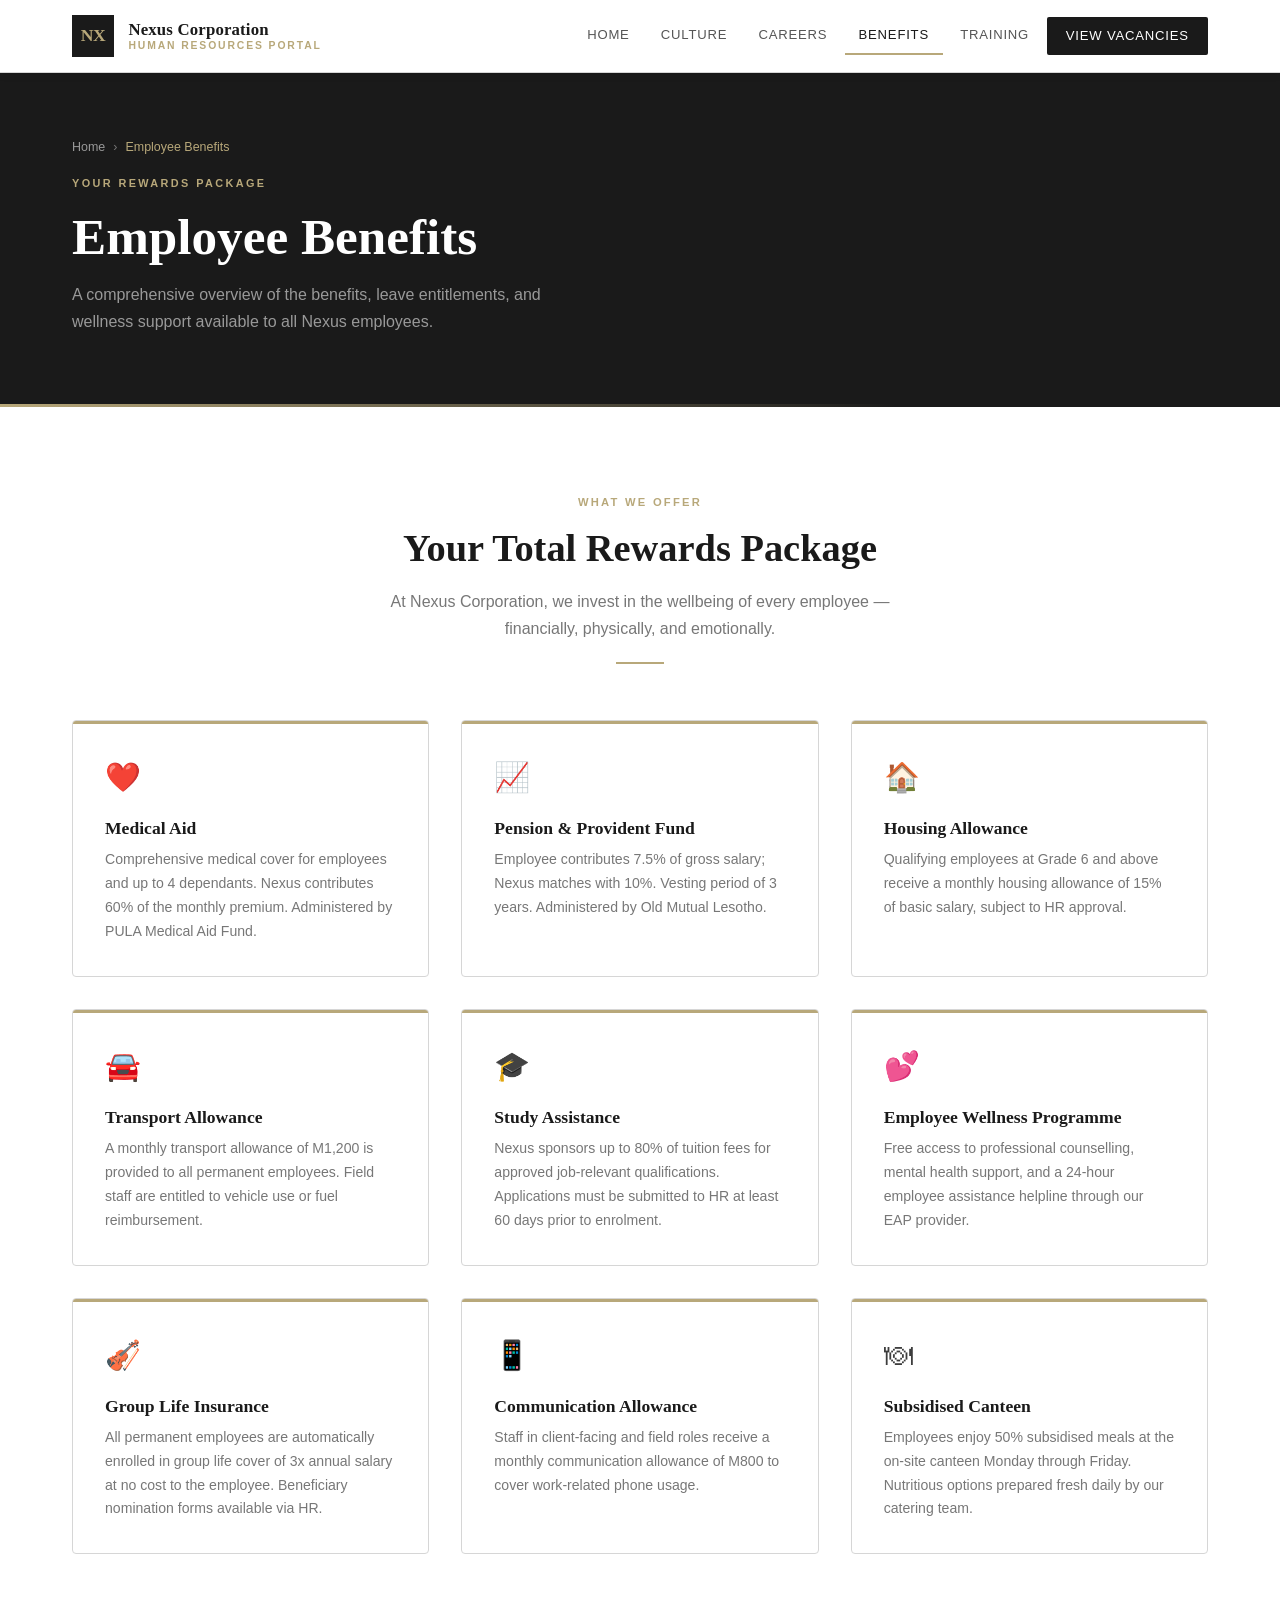
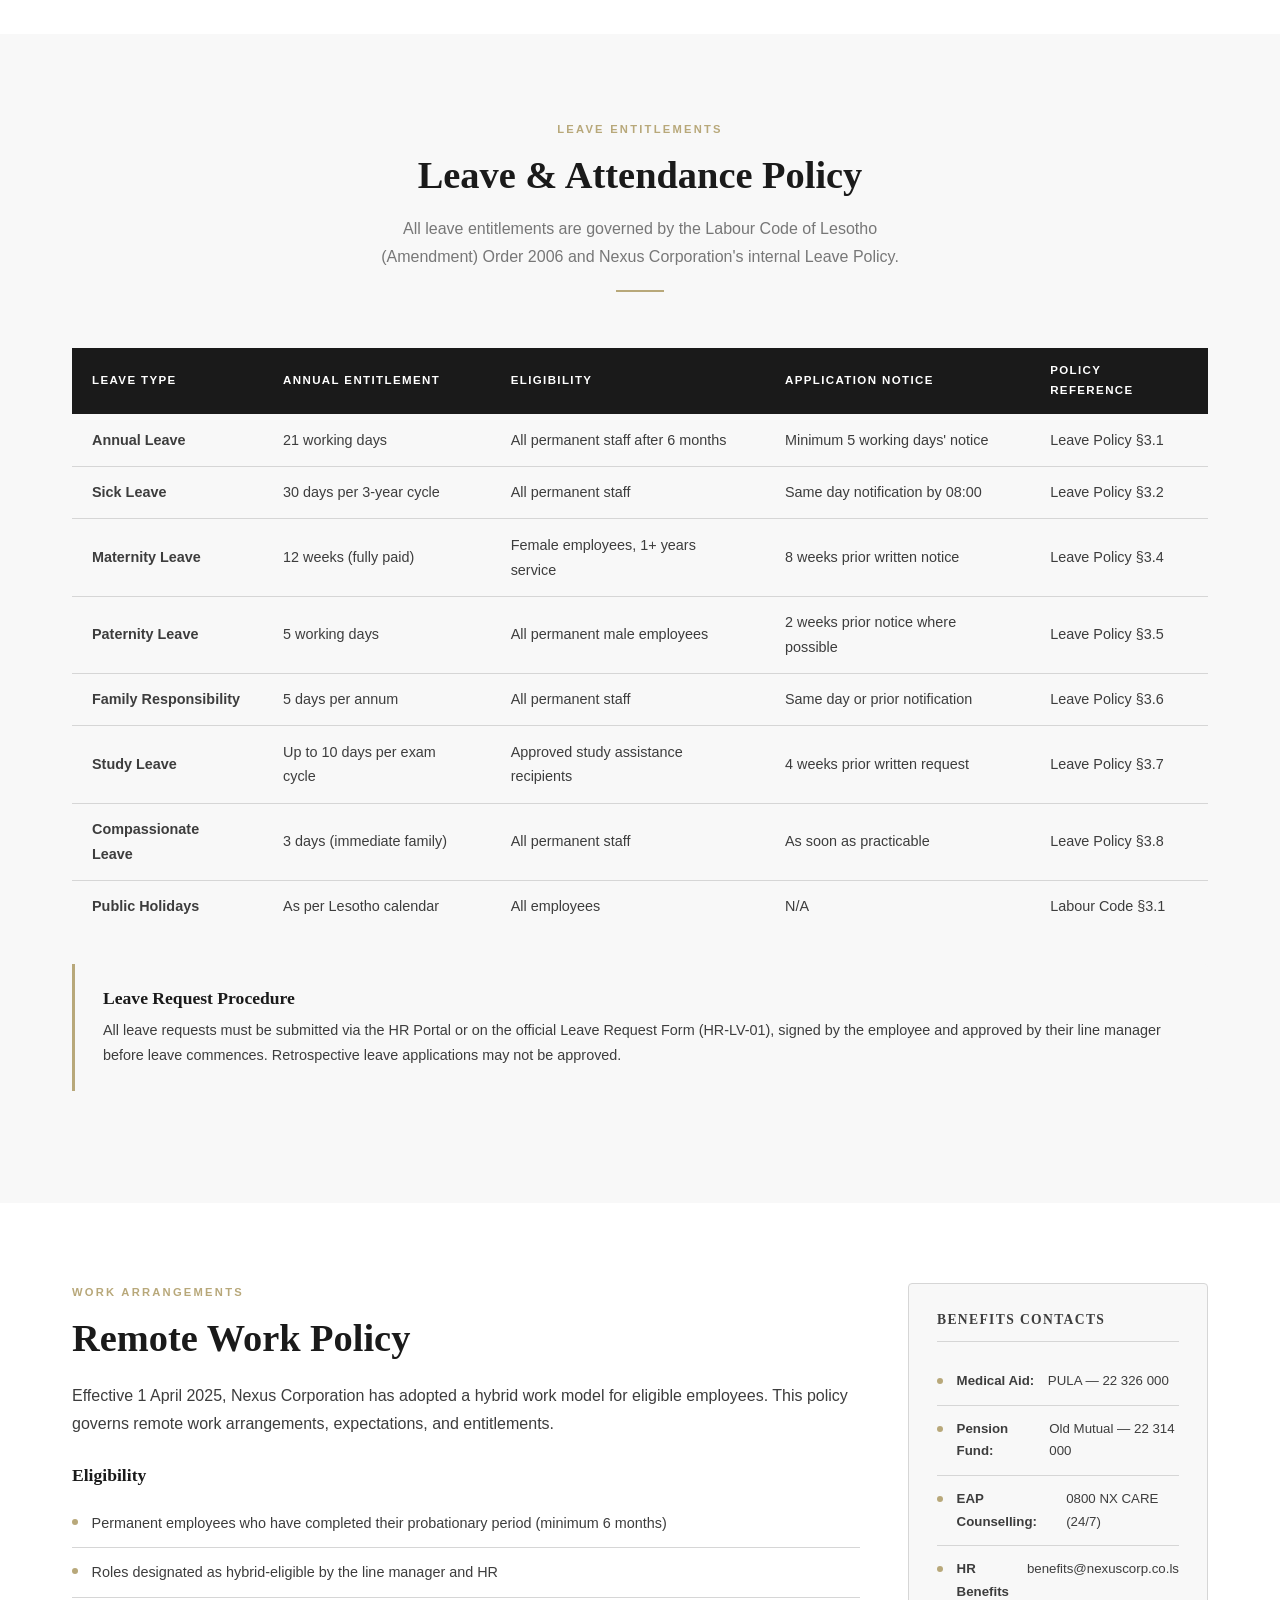
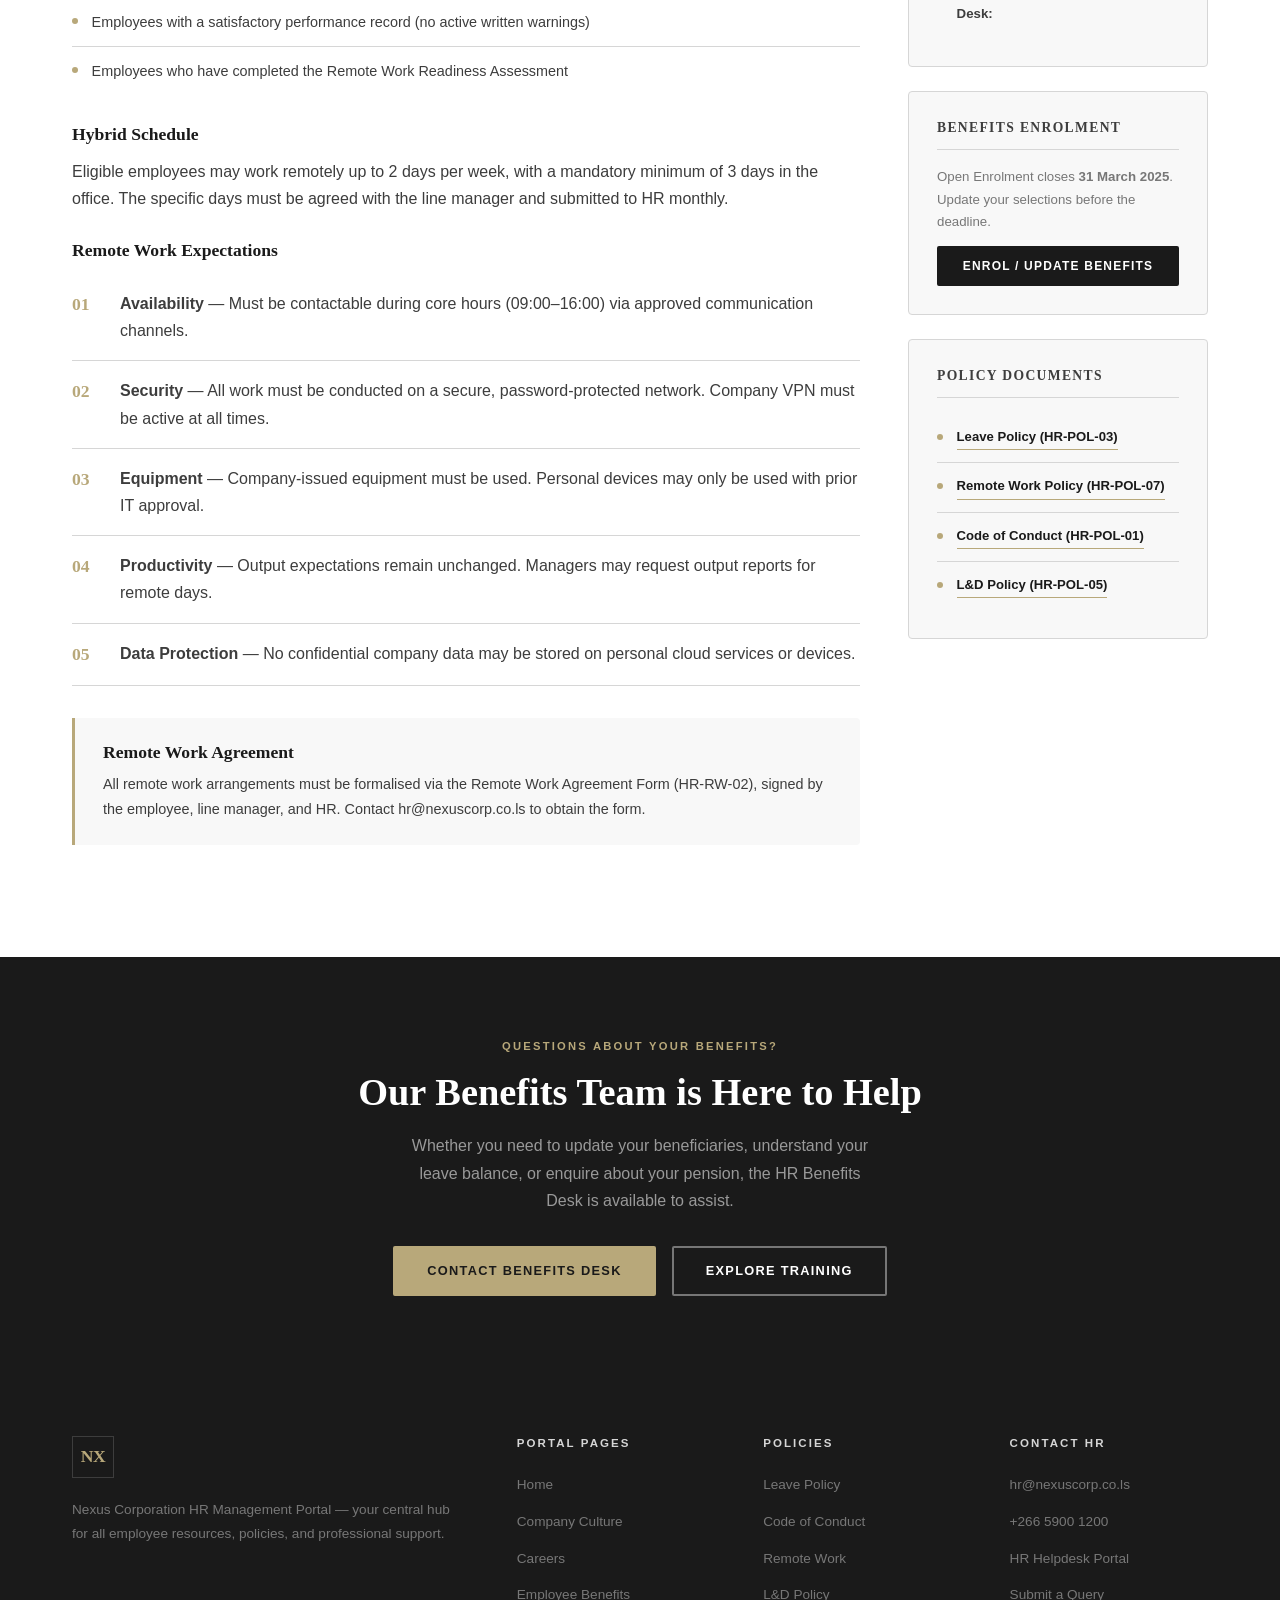
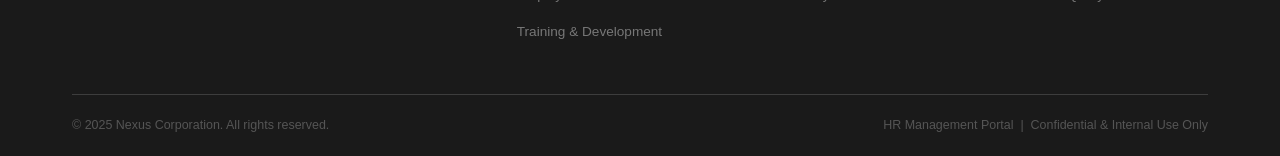
<file: benefits.html>
<!DOCTYPE html>
<html lang="en">
<head>
  <meta charset="UTF-8" />
  <meta name="viewport" content="width=device-width, initial-scale=1.0" />
  <title>Employee Benefits — Nexus HR Management Portal</title>
  <link rel="stylesheet" href="style.css" />
</head>
<body>

  <nav class="navbar">
    <div class="container">
      <a href="index.html" class="logo">
        <div class="logo-mark"><span>NX</span></div>
        <div class="logo-text">
          <span class="company">Nexus Corporation</span>
          <span class="portal">Human Resources Portal</span>
        </div>
      </a>
      <div class="nav-links">
        <a href="index.html">Home</a>
        <a href="culture.html">Culture</a>
        <a href="careers.html">Careers</a>
        <a href="benefits.html" class="active">Benefits</a>
        <a href="training.html">Training</a>
        <a href="careers.html" class="nav-cta">View Vacancies</a>
      </div>
    </div>
  </nav>

  <!-- Page Banner -->
  <div class="page-banner">
    <div class="container">
      <nav class="breadcrumb">
        <a href="index.html">Home</a>
        <span>&#8250;</span>
        <span style="color:var(--gold);">Employee Benefits</span>
      </nav>
      <span class="overline">Your Rewards Package</span>
      <h1>Employee Benefits</h1>
      <p>A comprehensive overview of the benefits, leave entitlements, and wellness support available to all Nexus employees.</p>
    </div>
  </div>

  <!-- Benefits Overview -->
  <section class="section">
    <div class="container">
      <div class="section-header">
        <span class="overline">What We Offer</span>
        <h2>Your Total Rewards Package</h2>
        <p>At Nexus Corporation, we invest in the wellbeing of every employee — financially, physically, and emotionally.</p>
        <div class="divider"></div>
      </div>
      <div class="grid-3">
        <div class="benefit-card">
          <span class="benefit-icon">&#10084;&#65039;</span>
          <h4>Medical Aid</h4>
          <p>Comprehensive medical cover for employees and up to 4 dependants. Nexus contributes 60% of the monthly premium. Administered by PULA Medical Aid Fund.</p>
        </div>
        <div class="benefit-card">
          <span class="benefit-icon">&#128200;</span>
          <h4>Pension &amp; Provident Fund</h4>
          <p>Employee contributes 7.5% of gross salary; Nexus matches with 10%. Vesting period of 3 years. Administered by Old Mutual Lesotho.</p>
        </div>
        <div class="benefit-card">
          <span class="benefit-icon">&#127968;</span>
          <h4>Housing Allowance</h4>
          <p>Qualifying employees at Grade 6 and above receive a monthly housing allowance of 15% of basic salary, subject to HR approval.</p>
        </div>
        <div class="benefit-card">
          <span class="benefit-icon">&#128664;</span>
          <h4>Transport Allowance</h4>
          <p>A monthly transport allowance of M1,200 is provided to all permanent employees. Field staff are entitled to vehicle use or fuel reimbursement.</p>
        </div>
        <div class="benefit-card">
          <span class="benefit-icon">&#127891;</span>
          <h4>Study Assistance</h4>
          <p>Nexus sponsors up to 80% of tuition fees for approved job-relevant qualifications. Applications must be submitted to HR at least 60 days prior to enrolment.</p>
        </div>
        <div class="benefit-card">
          <span class="benefit-icon">&#128149;</span>
          <h4>Employee Wellness Programme</h4>
          <p>Free access to professional counselling, mental health support, and a 24-hour employee assistance helpline through our EAP provider.</p>
        </div>
        <div class="benefit-card">
          <span class="benefit-icon">&#127931;</span>
          <h4>Group Life Insurance</h4>
          <p>All permanent employees are automatically enrolled in group life cover of 3x annual salary at no cost to the employee. Beneficiary nomination forms available via HR.</p>
        </div>
        <div class="benefit-card">
          <span class="benefit-icon">&#128241;</span>
          <h4>Communication Allowance</h4>
          <p>Staff in client-facing and field roles receive a monthly communication allowance of M800 to cover work-related phone usage.</p>
        </div>
        <div class="benefit-card">
          <span class="benefit-icon">&#127869;</span>
          <h4>Subsidised Canteen</h4>
          <p>Employees enjoy 50% subsidised meals at the on-site canteen Monday through Friday. Nutritious options prepared fresh daily by our catering team.</p>
        </div>
      </div>
    </div>
  </section>

  <!-- Leave Policy -->
  <section class="section section--grey" id="leave">
    <div class="container">
      <div class="section-header">
        <span class="overline">Leave Entitlements</span>
        <h2>Leave &amp; Attendance Policy</h2>
        <p>All leave entitlements are governed by the Labour Code of Lesotho (Amendment) Order 2006 and Nexus Corporation's internal Leave Policy.</p>
        <div class="divider"></div>
      </div>
      <div style="overflow-x:auto;">
        <table>
          <thead>
            <tr>
              <th>Leave Type</th>
              <th>Annual Entitlement</th>
              <th>Eligibility</th>
              <th>Application Notice</th>
              <th>Policy Reference</th>
            </tr>
          </thead>
          <tbody>
            <tr>
              <td><strong>Annual Leave</strong></td>
              <td>21 working days</td>
              <td>All permanent staff after 6 months</td>
              <td>Minimum 5 working days' notice</td>
              <td>Leave Policy §3.1</td>
            </tr>
            <tr>
              <td><strong>Sick Leave</strong></td>
              <td>30 days per 3-year cycle</td>
              <td>All permanent staff</td>
              <td>Same day notification by 08:00</td>
              <td>Leave Policy §3.2</td>
            </tr>
            <tr>
              <td><strong>Maternity Leave</strong></td>
              <td>12 weeks (fully paid)</td>
              <td>Female employees, 1+ years service</td>
              <td>8 weeks prior written notice</td>
              <td>Leave Policy §3.4</td>
            </tr>
            <tr>
              <td><strong>Paternity Leave</strong></td>
              <td>5 working days</td>
              <td>All permanent male employees</td>
              <td>2 weeks prior notice where possible</td>
              <td>Leave Policy §3.5</td>
            </tr>
            <tr>
              <td><strong>Family Responsibility</strong></td>
              <td>5 days per annum</td>
              <td>All permanent staff</td>
              <td>Same day or prior notification</td>
              <td>Leave Policy §3.6</td>
            </tr>
            <tr>
              <td><strong>Study Leave</strong></td>
              <td>Up to 10 days per exam cycle</td>
              <td>Approved study assistance recipients</td>
              <td>4 weeks prior written request</td>
              <td>Leave Policy §3.7</td>
            </tr>
            <tr>
              <td><strong>Compassionate Leave</strong></td>
              <td>3 days (immediate family)</td>
              <td>All permanent staff</td>
              <td>As soon as practicable</td>
              <td>Leave Policy §3.8</td>
            </tr>
            <tr>
              <td><strong>Public Holidays</strong></td>
              <td>As per Lesotho calendar</td>
              <td>All employees</td>
              <td>N/A</td>
              <td>Labour Code §3.1</td>
            </tr>
          </tbody>
        </table>
      </div>

      <div class="info-box">
        <h4>Leave Request Procedure</h4>
        <p>All leave requests must be submitted via the HR Portal or on the official Leave Request Form (HR-LV-01), signed by the employee and approved by their line manager before leave commences. Retrospective leave applications may not be approved.</p>
      </div>
    </div>
  </section>

  <!-- Remote Work Policy -->
  <section class="section" id="remote">
    <div class="container">
      <div class="layout-sidebar">
        <div>
          <span class="overline" style="font-size:0.7rem;font-weight:600;letter-spacing:0.2em;text-transform:uppercase;color:var(--gold);display:block;margin-bottom:0.75rem;">Work Arrangements</span>
          <h2 style="margin-bottom:1.25rem;">Remote Work Policy</h2>
          <p>Effective 1 April 2025, Nexus Corporation has adopted a hybrid work model for eligible employees. This policy governs remote work arrangements, expectations, and entitlements.</p>

          <h3 style="font-size:1.1rem;margin:1.75rem 0 0.75rem;">Eligibility</h3>
          <ul class="styled-list" style="margin-bottom:1.5rem;">
            <li>Permanent employees who have completed their probationary period (minimum 6 months)</li>
            <li>Roles designated as hybrid-eligible by the line manager and HR</li>
            <li>Employees with a satisfactory performance record (no active written warnings)</li>
            <li>Employees who have completed the Remote Work Readiness Assessment</li>
          </ul>

          <h3 style="font-size:1.1rem;margin:1.75rem 0 0.75rem;">Hybrid Schedule</h3>
          <p>Eligible employees may work remotely up to 2 days per week, with a mandatory minimum of 3 days in the office. The specific days must be agreed with the line manager and submitted to HR monthly.</p>

          <h3 style="font-size:1.1rem;margin:1.75rem 0 0.75rem;">Remote Work Expectations</h3>
          <ol class="numbered-list">
            <li><div><strong>Availability</strong> — Must be contactable during core hours (09:00–16:00) via approved communication channels.</div></li>
            <li><div><strong>Security</strong> — All work must be conducted on a secure, password-protected network. Company VPN must be active at all times.</div></li>
            <li><div><strong>Equipment</strong> — Company-issued equipment must be used. Personal devices may only be used with prior IT approval.</div></li>
            <li><div><strong>Productivity</strong> — Output expectations remain unchanged. Managers may request output reports for remote days.</div></li>
            <li><div><strong>Data Protection</strong> — No confidential company data may be stored on personal cloud services or devices.</div></li>
          </ol>

          <div class="info-box">
            <h4>Remote Work Agreement</h4>
            <p>All remote work arrangements must be formalised via the Remote Work Agreement Form (HR-RW-02), signed by the employee, line manager, and HR. Contact hr@nexuscorp.co.ls to obtain the form.</p>
          </div>
        </div>

        <div>
          <div class="sidebar-card" style="margin-bottom:1.5rem;">
            <h4>Benefits Contacts</h4>
            <ul class="styled-list">
              <li style="font-size:0.83rem;"><strong>Medical Aid:</strong> PULA — 22 326 000</li>
              <li style="font-size:0.83rem;"><strong>Pension Fund:</strong> Old Mutual — 22 314 000</li>
              <li style="font-size:0.83rem;"><strong>EAP Counselling:</strong> 0800 NX CARE (24/7)</li>
              <li style="font-size:0.83rem;"><strong>HR Benefits Desk:</strong> benefits@nexuscorp.co.ls</li>
            </ul>
          </div>

          <div class="sidebar-card" style="margin-bottom:1.5rem;">
            <h4>Benefits Enrolment</h4>
            <p style="font-size:0.83rem;color:var(--text-muted);margin-bottom:0.75rem;">Open Enrolment closes <strong>31 March 2025</strong>. Update your selections before the deadline.</p>
            <a href="mailto:benefits@nexuscorp.co.ls" class="btn btn-dark btn-sm" style="width:100%;justify-content:center;">Enrol / Update Benefits</a>
          </div>

          <div class="sidebar-card">
            <h4>Policy Documents</h4>
            <ul class="styled-list">
              <li><a href="#leave" class="policy-link" style="font-size:0.82rem;">Leave Policy (HR-POL-03)</a></li>
              <li><a href="#remote" class="policy-link" style="font-size:0.82rem;">Remote Work Policy (HR-POL-07)</a></li>
              <li><a href="culture.html" class="policy-link" style="font-size:0.82rem;">Code of Conduct (HR-POL-01)</a></li>
              <li><a href="training.html" class="policy-link" style="font-size:0.82rem;">L&amp;D Policy (HR-POL-05)</a></li>
            </ul>
          </div>
        </div>
      </div>
    </div>
  </section>

  <!-- CTA -->
  <section class="section section--dark">
    <div class="container" style="text-align:center;">
      <span style="font-size:0.7rem;font-weight:600;letter-spacing:0.2em;text-transform:uppercase;color:var(--gold);display:block;margin-bottom:0.75rem;">Questions About Your Benefits?</span>
      <h2 style="color:var(--white);margin-bottom:1rem;">Our Benefits Team is Here to Help</h2>
      <p style="max-width:480px;margin:0 auto 2rem;color:var(--grey-400);">
        Whether you need to update your beneficiaries, understand your leave balance, or enquire about your pension, the HR Benefits Desk is available to assist.
      </p>
      <div style="display:flex;gap:1rem;justify-content:center;flex-wrap:wrap;">
        <a href="mailto:benefits@nexuscorp.co.ls" class="btn btn-primary">Contact Benefits Desk</a>
        <a href="training.html" class="btn btn-outline">Explore Training</a>
      </div>
    </div>
  </section>

  <!-- Footer -->
  <footer>
    <div class="container">
      <div class="footer-top">
        <div class="footer-brand">
          <div class="logo-mark"><span>NX</span></div>
          <p>Nexus Corporation HR Management Portal — your central hub for all employee resources, policies, and professional support.</p>
        </div>
        <div class="footer-col">
          <h5>Portal Pages</h5>
          <ul>
            <li><a href="index.html">Home</a></li>
            <li><a href="culture.html">Company Culture</a></li>
            <li><a href="careers.html">Careers</a></li>
            <li><a href="benefits.html">Employee Benefits</a></li>
            <li><a href="training.html">Training &amp; Development</a></li>
          </ul>
        </div>
        <div class="footer-col">
          <h5>Policies</h5>
          <ul>
            <li><a href="benefits.html">Leave Policy</a></li>
            <li><a href="culture.html">Code of Conduct</a></li>
            <li><a href="benefits.html">Remote Work</a></li>
            <li><a href="training.html">L&amp;D Policy</a></li>
          </ul>
        </div>
        <div class="footer-col">
          <h5>Contact HR</h5>
          <ul>
            <li><a href="mailto:hr@nexuscorp.co.ls">hr@nexuscorp.co.ls</a></li>
            <li><a href="tel:+26659001200">+266 5900 1200</a></li>
            <li><a href="#">HR Helpdesk Portal</a></li>
            <li><a href="#">Submit a Query</a></li>
          </ul>
        </div>
      </div>
      <div class="footer-bottom">
        <span>&copy; 2025 Nexus Corporation. All rights reserved.</span>
        <span>HR Management Portal &nbsp;|&nbsp; Confidential &amp; Internal Use Only</span>
      </div>
    </div>
  </footer>

</body>
</html>
</file>
<file: style.css>
:root {
  --grey-900: #1a1a1a;
  --grey-800: #2c2c2c;
  --grey-700: #3d3d3d;
  --grey-600: #555555;
  --grey-500: #777777;
  --grey-400: #999999;
  --grey-300: #bbbbbb;
  --grey-200: #d6d6d6;
  --grey-100: #f0f0f0;
  --grey-50:  #f8f8f8;

  --accent:        #8a8a8a;
  --accent-light:  #c0c0c0;
  --gold:          #b8a87a;
  --gold-light:    #d4c99e;

  --white: #ffffff;
  --text-dark:  #1a1a1a;
  --text-body:  #3d3d3d;
  --text-muted: #777777;

  --nav-height: 72px;
  --border: 1px solid #d6d6d6;
  --border-dark: 1px solid #3d3d3d;
  --shadow-sm: 0 2px 8px rgba(0,0,0,0.08);
  --shadow-md: 0 4px 20px rgba(0,0,0,0.12);
  --shadow-lg: 0 8px 40px rgba(0,0,0,0.16);

  --radius: 2px;
  --radius-md: 4px;

  --font-display: 'Playfair Display', Georgia, serif;
  --font-body: 'Source Sans 3', 'Segoe UI', sans-serif;

  --transition: 0.25s ease;
}

/* ── Reset & Base ───────────────────────────────────────────── */
*, *::before, *::after { box-sizing: border-box; margin: 0; padding: 0; }

html { scroll-behavior: smooth; font-size: 16px; }

body {
  font-family: var(--font-body);
  color: var(--text-body);
  background: var(--white);
  line-height: 1.7;
  -webkit-font-smoothing: antialiased;
}

img { max-width: 100%; height: auto; display: block; }
a  { color: inherit; text-decoration: none; }
ul, ol { list-style: none; }

/* ── Typography ─────────────────────────────────────────────── */
h1, h2, h3, h4, h5 {
  font-family: var(--font-display);
  color: var(--grey-900);
  line-height: 1.25;
  font-weight: 600;
}
h1 { font-size: clamp(2rem, 4vw, 3.2rem); }
h2 { font-size: clamp(1.6rem, 3vw, 2.4rem); }
h3 { font-size: clamp(1.2rem, 2vw, 1.6rem); }
h4 { font-size: 1.1rem; }

p { margin-bottom: 1rem; color: var(--text-body); }

.lead {
  font-size: 1.15rem;
  color: var(--text-muted);
  font-weight: 300;
  line-height: 1.8;
}

/* ── Layout Utilities ───────────────────────────────────────── */
.container {
  max-width: 1200px;
  margin: 0 auto;
  padding: 0 2rem;
}

.section {
  padding: 80px 0;
}

.section--grey {
  background: var(--grey-50);
}

.section--dark {
  background: var(--grey-900);
  color: var(--white);
}

.section--dark h1,
.section--dark h2,
.section--dark h3,
.section--dark h4 {
  color: var(--white);
}

.section--dark p { color: var(--grey-300); }

.grid-2 { display: grid; grid-template-columns: 1fr 1fr; gap: 3rem; align-items: center; }
.grid-3 { display: grid; grid-template-columns: repeat(3, 1fr); gap: 2rem; }
.grid-4 { display: grid; grid-template-columns: repeat(4, 1fr); gap: 1.5rem; }

.flex { display: flex; }
.flex-center { display: flex; align-items: center; justify-content: center; }
.flex-between { display: flex; align-items: center; justify-content: space-between; }
.flex-col { flex-direction: column; }
.gap-1 { gap: 1rem; }
.gap-2 { gap: 2rem; }

/* ── Section Headers ────────────────────────────────────────── */
.section-header {
  text-align: center;
  margin-bottom: 3.5rem;
}

.section-header .overline {
  display: inline-block;
  font-size: 0.7rem;
  font-weight: 600;
  letter-spacing: 0.2em;
  text-transform: uppercase;
  color: var(--gold);
  margin-bottom: 0.75rem;
}

.section-header h2 { margin-bottom: 1rem; }

.section-header p {
  max-width: 560px;
  margin: 0 auto;
  color: var(--text-muted);
}

.divider {
  width: 48px;
  height: 2px;
  background: var(--gold);
  margin: 1.25rem auto 0;
}

/* ── Navigation ─────────────────────────────────────────────── */
.navbar {
  background: var(--white);
  border-bottom: var(--border);
  position: sticky;
  top: 0;
  z-index: 1000;
  box-shadow: var(--shadow-sm);
}

.navbar .container {
  display: flex;
  align-items: center;
  justify-content: space-between;
  height: var(--nav-height);
}

.logo {
  display: flex;
  align-items: center;
  gap: 0.9rem;
}

.logo-mark {
  width: 42px;
  height: 42px;
  background: var(--grey-900);
  display: flex;
  align-items: center;
  justify-content: center;
  flex-shrink: 0;
}

.logo-mark span {
  font-family: var(--font-display);
  font-size: 1.1rem;
  font-weight: 700;
  color: var(--gold);
  letter-spacing: -0.02em;
}

.logo-text {
  display: flex;
  flex-direction: column;
  line-height: 1.1;
}

.logo-text .company {
  font-family: var(--font-display);
  font-size: 1.05rem;
  font-weight: 700;
  color: var(--grey-900);
  letter-spacing: 0.01em;
}

.logo-text .portal {
  font-size: 0.65rem;
  font-weight: 600;
  letter-spacing: 0.18em;
  text-transform: uppercase;
  color: var(--gold);
}

.nav-links {
  display: flex;
  align-items: center;
  gap: 0.25rem;
}

.nav-links a {
  font-size: 0.82rem;
  font-weight: 500;
  letter-spacing: 0.06em;
  text-transform: uppercase;
  color: var(--grey-600);
  padding: 0.45rem 0.85rem;
  border-bottom: 2px solid transparent;
  transition: color var(--transition), border-color var(--transition);
}

.nav-links a:hover,
.nav-links a.active {
  color: var(--grey-900);
  border-bottom-color: var(--gold);
}

.nav-cta {
  background: var(--grey-900) !important;
  color: var(--white) !important;
  padding: 0.5rem 1.2rem !important;
  border: none !important;
  border-radius: var(--radius) !important;
  transition: background var(--transition) !important;
}
.nav-cta:hover { background: var(--grey-700) !important; }

/* ── Hero ───────────────────────────────────────────────────── */
.hero {
  background: var(--grey-900);
  position: relative;
  overflow: hidden;
  padding: 100px 0 90px;
}

.hero::before {
  content: '';
  position: absolute;
  inset: 0;
  background: linear-gradient(135deg, rgba(184,168,122,0.08) 0%, transparent 60%);
  pointer-events: none;
}

.hero-grid {
  display: grid;
  grid-template-columns: 1fr 1fr;
  gap: 4rem;
  align-items: center;
}

.hero-tag {
  display: inline-flex;
  align-items: center;
  gap: 0.6rem;
  font-size: 0.7rem;
  font-weight: 600;
  letter-spacing: 0.2em;
  text-transform: uppercase;
  color: var(--gold);
  margin-bottom: 1.5rem;
}

.hero-tag::before {
  content: '';
  display: block;
  width: 24px;
  height: 1px;
  background: var(--gold);
}

.hero h1 { color: var(--white); margin-bottom: 1.25rem; }

.hero .lead {
  color: var(--grey-400);
  margin-bottom: 2.5rem;
}

.hero-actions {
  display: flex;
  gap: 1rem;
  flex-wrap: wrap;
}

.hero-stats {
  display: grid;
  grid-template-columns: 1fr 1fr;
  gap: 1.5px;
  background: var(--grey-700);
}

.stat-box {
  background: var(--grey-800);
  padding: 2rem;
  text-align: center;
}

.stat-box .number {
  font-family: var(--font-display);
  font-size: 2.4rem;
  font-weight: 700;
  color: var(--gold);
  line-height: 1;
  margin-bottom: 0.4rem;
}

.stat-box .label {
  font-size: 0.72rem;
  font-weight: 600;
  letter-spacing: 0.12em;
  text-transform: uppercase;
  color: var(--grey-400);
}

/* ── Buttons ────────────────────────────────────────────────── */
.btn {
  display: inline-flex;
  align-items: center;
  gap: 0.5rem;
  padding: 0.75rem 2rem;
  font-family: var(--font-body);
  font-size: 0.8rem;
  font-weight: 600;
  letter-spacing: 0.1em;
  text-transform: uppercase;
  border: 2px solid transparent;
  cursor: pointer;
  transition: all var(--transition);
  border-radius: var(--radius);
  text-decoration: none;
}

.btn-primary {
  background: var(--gold);
  color: var(--grey-900);
  border-color: var(--gold);
}
.btn-primary:hover {
  background: var(--gold-light);
  border-color: var(--gold-light);
}

.btn-outline {
  background: transparent;
  color: var(--white);
  border-color: rgba(255,255,255,0.4);
}
.btn-outline:hover {
  border-color: var(--white);
  background: rgba(255,255,255,0.06);
}

.btn-dark {
  background: var(--grey-900);
  color: var(--white);
  border-color: var(--grey-900);
}
.btn-dark:hover { background: var(--grey-700); border-color: var(--grey-700); }

.btn-outline-dark {
  background: transparent;
  color: var(--grey-900);
  border-color: var(--grey-300);
}
.btn-outline-dark:hover {
  border-color: var(--grey-900);
}

.btn-sm {
  padding: 0.5rem 1.25rem;
  font-size: 0.75rem;
}

/* ── Cards ──────────────────────────────────────────────────── */
.card {
  background: var(--white);
  border: var(--border);
  border-radius: var(--radius-md);
  overflow: hidden;
  transition: box-shadow var(--transition), transform var(--transition);
}

.card:hover {
  box-shadow: var(--shadow-md);
  transform: translateY(-2px);
}

.card-body { padding: 1.75rem; }
.card-img { width: 100%; aspect-ratio: 16/9; object-fit: cover; }

/* ── Page Banner ────────────────────────────────────────────── */
.page-banner {
  background: var(--grey-900);
  padding: 64px 0 56px;
  position: relative;
  overflow: hidden;
}

.page-banner::after {
  content: '';
  position: absolute;
  bottom: 0; left: 0; right: 0;
  height: 3px;
  background: linear-gradient(90deg, var(--gold) 0%, transparent 70%);
}

.page-banner .overline {
  font-size: 0.68rem;
  font-weight: 600;
  letter-spacing: 0.22em;
  text-transform: uppercase;
  color: var(--gold);
  display: block;
  margin-bottom: 0.75rem;
}

.page-banner h1 { color: var(--white); margin-bottom: 0.75rem; }
.page-banner p { color: var(--grey-400); max-width: 520px; }

/* ── Tables ─────────────────────────────────────────────────── */
table {
  width: 100%;
  border-collapse: collapse;
  font-size: 0.9rem;
}
th {
  background: var(--grey-900);
  color: var(--white);
  padding: 0.85rem 1.25rem;
  text-align: left;
  font-family: var(--font-body);
  font-size: 0.72rem;
  font-weight: 600;
  letter-spacing: 0.12em;
  text-transform: uppercase;
}
td {
  padding: 0.85rem 1.25rem;
  border-bottom: var(--border);
  color: var(--text-body);
}
tr:last-child td { border-bottom: none; }
tr:hover td { background: var(--grey-50); }

/* ── Policy List Style ──────────────────────────────────────── */
.styled-list {
  list-style: none;
  padding: 0;
}

.styled-list li {
  display: flex;
  align-items: flex-start;
  gap: 0.85rem;
  padding: 0.75rem 0;
  border-bottom: var(--border);
  font-size: 0.9rem;
  color: var(--text-body);
}
.styled-list li:last-child { border-bottom: none; }

.styled-list li::before {
  content: '';
  display: block;
  width: 6px;
  height: 6px;
  border-radius: 50%;
  background: var(--gold);
  margin-top: 0.5rem;
  flex-shrink: 0;
}

.numbered-list {
  counter-reset: step;
  list-style: none;
  padding: 0;
}

.numbered-list li {
  counter-increment: step;
  display: flex;
  gap: 1.25rem;
  padding: 1rem 0;
  border-bottom: var(--border);
  align-items: flex-start;
}

.numbered-list li::before {
  content: counter(step, decimal-leading-zero);
  font-family: var(--font-display);
  font-size: 1.1rem;
  color: var(--gold);
  font-weight: 700;
  min-width: 28px;
  flex-shrink: 0;
}

/* ── Badge / Tag ────────────────────────────────────────────── */
.badge {
  display: inline-block;
  padding: 0.25rem 0.75rem;
  font-size: 0.68rem;
  font-weight: 600;
  letter-spacing: 0.1em;
  text-transform: uppercase;
  border-radius: 2px;
}

.badge-open { background: #e8f5e9; color: #2e7d32; }
.badge-closed { background: #fce4ec; color: #c62828; }
.badge-grey { background: var(--grey-100); color: var(--grey-600); }
.badge-gold { background: #fdf5e0; color: #7a6535; }

/* ── Staff Card ─────────────────────────────────────────────── */
.staff-card {
  background: var(--white);
  border: var(--border);
  border-radius: var(--radius-md);
  overflow: hidden;
  text-align: center;
  transition: box-shadow var(--transition), transform var(--transition);
}

.staff-card:hover {
  box-shadow: var(--shadow-md);
  transform: translateY(-3px);
}

.staff-card img {
  width: 100%;
  aspect-ratio: 1;
  object-fit: cover;
}

.staff-info {
  padding: 1.25rem;
  border-top: 3px solid var(--grey-900);
}

.staff-info h4 {
  font-size: 1rem;
  margin-bottom: 0.2rem;
}

.staff-info .role {
  font-size: 0.75rem;
  color: var(--gold);
  font-weight: 600;
  letter-spacing: 0.08em;
  text-transform: uppercase;
  margin-bottom: 0.1rem;
}

.staff-info .dept {
  font-size: 0.78rem;
  color: var(--text-muted);
}

/* ── Info Box ───────────────────────────────────────────────── */
.info-box {
  border-left: 3px solid var(--gold);
  background: var(--grey-50);
  padding: 1.5rem 1.75rem;
  margin: 2rem 0;
  border-radius: 0 var(--radius-md) var(--radius-md) 0;
}

.info-box h4 { margin-bottom: 0.5rem; }
.info-box p { margin: 0; font-size: 0.9rem; }

/* ── Benefit Card ───────────────────────────────────────────── */
.benefit-card {
  background: var(--white);
  border: var(--border);
  border-radius: var(--radius-md);
  padding: 2rem;
  position: relative;
  overflow: hidden;
  transition: box-shadow var(--transition), transform var(--transition);
}
.benefit-card:hover {
  box-shadow: var(--shadow-md);
  transform: translateY(-2px);
}

.benefit-card::before {
  content: '';
  position: absolute;
  top: 0; left: 0; right: 0;
  height: 3px;
  background: var(--gold);
}

.benefit-icon {
  font-size: 1.8rem;
  margin-bottom: 1rem;
  display: block;
}

.benefit-card h4 { margin-bottom: 0.5rem; }
.benefit-card p { font-size: 0.88rem; color: var(--text-muted); margin: 0; }

/* ── Training Track ─────────────────────────────────────────── */
.track-card {
  background: var(--white);
  border: var(--border);
  border-radius: var(--radius-md);
  overflow: hidden;
}

.track-header {
  background: var(--grey-900);
  padding: 1.5rem;
  color: var(--white);
}

.track-header .duration {
  font-size: 0.72rem;
  font-weight: 600;
  letter-spacing: 0.12em;
  text-transform: uppercase;
  color: var(--gold);
  margin-bottom: 0.5rem;
}

.track-body { padding: 1.5rem; }
.track-body p { font-size: 0.88rem; color: var(--text-muted); margin-bottom: 1rem; }

/* ── Video Wrapper ──────────────────────────────────────────── */
.video-wrapper {
  position: relative;
  padding-bottom: 56.25%;
  height: 0;
  overflow: hidden;
  border-radius: var(--radius-md);
  box-shadow: var(--shadow-lg);
}

.video-wrapper iframe {
  position: absolute;
  top: 0; left: 0;
  width: 100%;
  height: 100%;
  border: 0;
}

/* ── Culture Pillar ─────────────────────────────────────────── */
.pillar {
  padding: 2rem;
  border: var(--border);
  border-radius: var(--radius-md);
  position: relative;
  background: var(--white);
  transition: box-shadow var(--transition);
}
.pillar:hover { box-shadow: var(--shadow-sm); }

.pillar-num {
  font-family: var(--font-display);
  font-size: 3.5rem;
  font-weight: 700;
  color: var(--grey-100);
  position: absolute;
  top: 1rem; right: 1.5rem;
  line-height: 1;
}

.pillar h4 { margin-bottom: 0.5rem; }
.pillar p { font-size: 0.88rem; color: var(--text-muted); margin: 0; }

/* ── Footer ─────────────────────────────────────────────────── */
footer {
  background: var(--grey-900);
  color: var(--grey-400);
}

.footer-top {
  padding: 60px 0 40px;
  display: grid;
  grid-template-columns: 2fr 1fr 1fr 1fr;
  gap: 3rem;
  border-bottom: var(--border-dark);
}

.footer-brand .logo-mark {
  margin-bottom: 1.25rem;
  border: 1px solid var(--grey-700);
}

.footer-brand p {
  font-size: 0.85rem;
  color: var(--grey-500);
  line-height: 1.75;
}

.footer-col h5 {
  font-family: var(--font-body);
  font-size: 0.72rem;
  font-weight: 600;
  letter-spacing: 0.18em;
  text-transform: uppercase;
  color: var(--grey-200);
  margin-bottom: 1.25rem;
}

.footer-col ul { list-style: none; }
.footer-col ul li { margin-bottom: 0.6rem; }
.footer-col ul li a {
  font-size: 0.85rem;
  color: var(--grey-500);
  transition: color var(--transition);
}
.footer-col ul li a:hover { color: var(--gold); }

.footer-bottom {
  padding: 1.25rem 0;
  display: flex;
  justify-content: space-between;
  align-items: center;
  font-size: 0.78rem;
  color: var(--grey-600);
}

/* ── Breadcrumb ─────────────────────────────────────────────── */
.breadcrumb {
  display: flex;
  align-items: center;
  gap: 0.5rem;
  font-size: 0.78rem;
  color: var(--grey-400);
  margin-bottom: 1rem;
}
.breadcrumb a { color: var(--grey-400); }
.breadcrumb a:hover { color: var(--gold); }
.breadcrumb span { color: var(--grey-500); }

/* ── Policy Link ────────────────────────────────────────────── */
.policy-link {
  display: inline-flex;
  align-items: center;
  gap: 0.4rem;
  font-size: 0.85rem;
  font-weight: 600;
  color: var(--grey-900);
  border-bottom: 1px solid var(--gold);
  padding-bottom: 1px;
  transition: color var(--transition), border-color var(--transition);
}
.policy-link:hover { color: var(--gold); }

/* ── Sidebar Layout ─────────────────────────────────────────── */
.layout-sidebar {
  display: grid;
  grid-template-columns: 1fr 300px;
  gap: 3rem;
  align-items: start;
}

.sidebar-card {
  background: var(--grey-50);
  border: var(--border);
  border-radius: var(--radius-md);
  padding: 1.75rem;
}

.sidebar-card h4 {
  font-size: 0.85rem;
  font-weight: 600;
  letter-spacing: 0.1em;
  text-transform: uppercase;
  margin-bottom: 1rem;
  color: var(--grey-700);
  padding-bottom: 0.75rem;
  border-bottom: var(--border);
}

/* ── Responsive ─────────────────────────────────────────────── */
@media (max-width: 1024px) {
  .grid-4 { grid-template-columns: repeat(2, 1fr); }
  .footer-top { grid-template-columns: 1fr 1fr; }
}

@media (max-width: 768px) {
  .grid-2,
  .grid-3,
  .hero-grid {
    grid-template-columns: 1fr;
    gap: 2rem;
  }

  .nav-links { display: none; }
  .top-bar .container { flex-direction: column; gap: 0.3rem; text-align: center; }

  .hero { padding: 60px 0; }

  .layout-sidebar {
    grid-template-columns: 1fr;
  }

  .footer-top {
    grid-template-columns: 1fr;
    gap: 2rem;
  }

  .footer-bottom { flex-direction: column; gap: 0.5rem; text-align: center; }
}

@media (max-width: 480px) {
  .grid-4 { grid-template-columns: 1fr; }
  .container { padding: 0 1rem; }
  .section { padding: 50px 0; }
}
</file>
